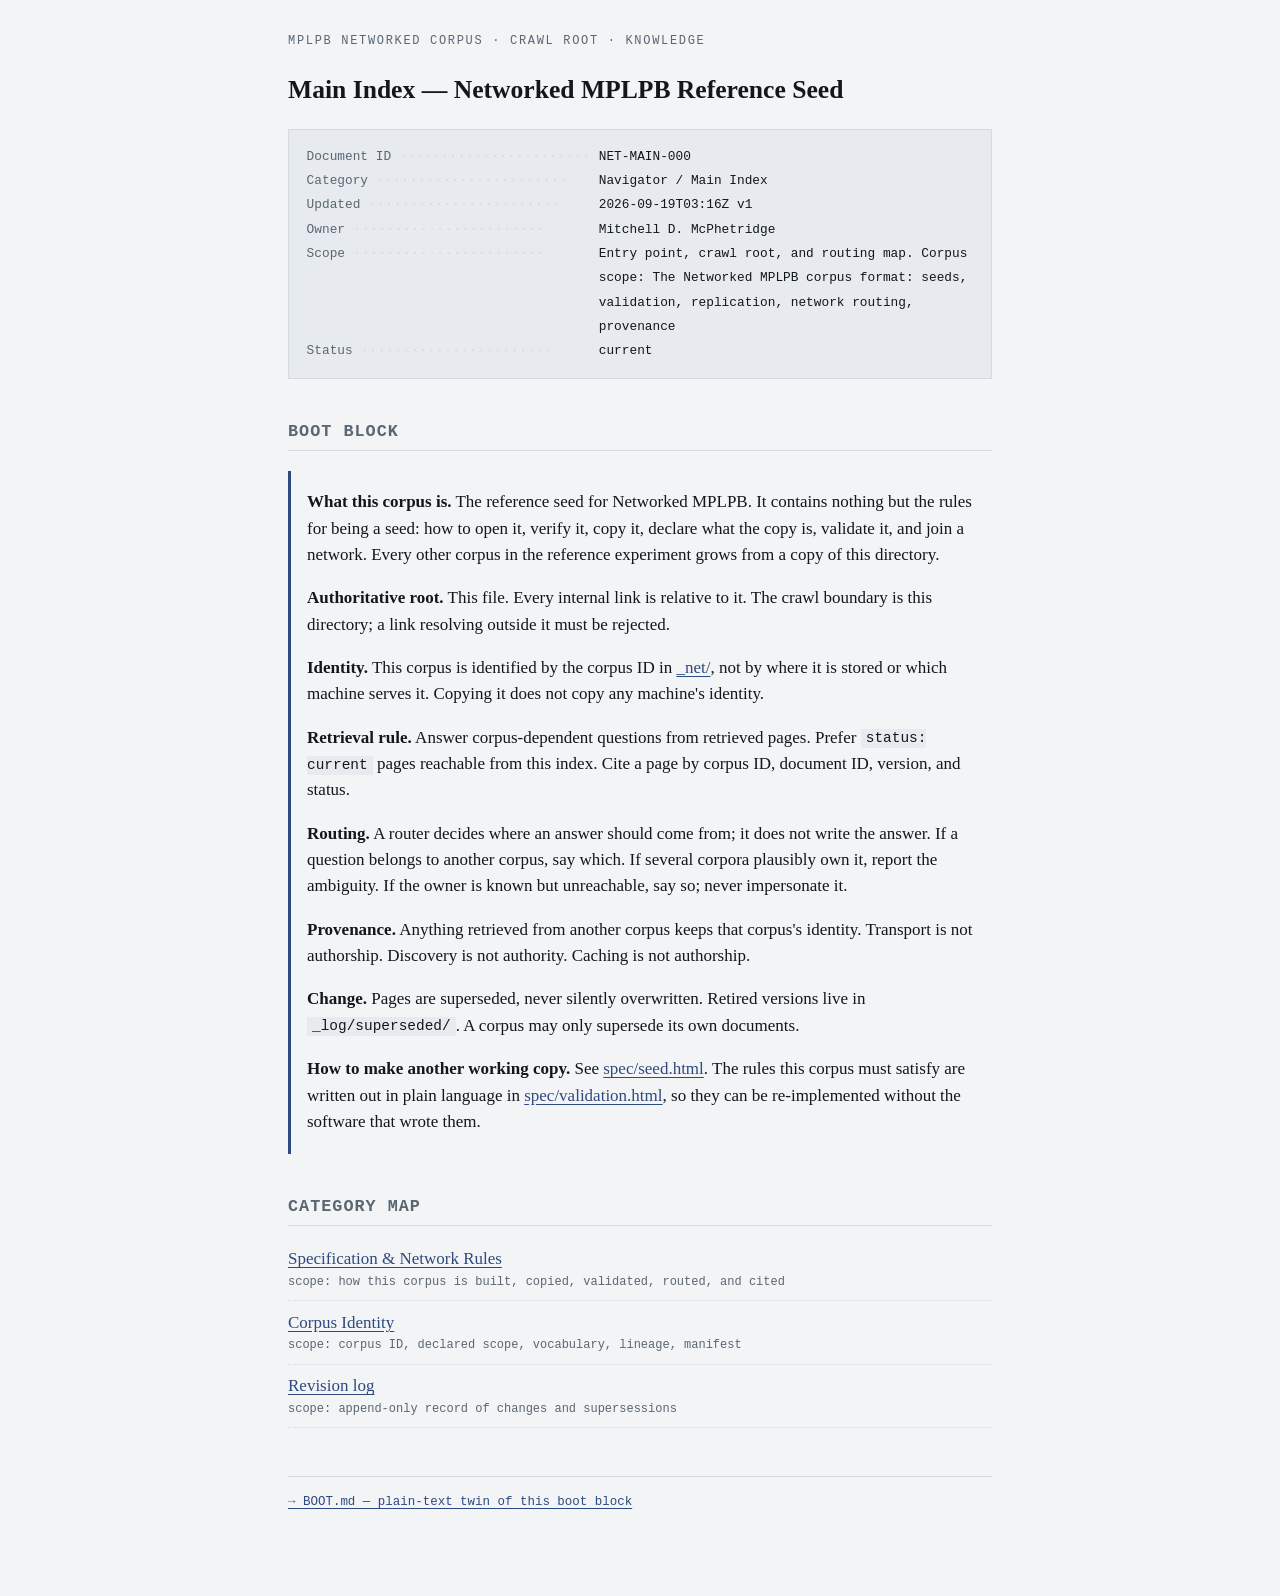
<file: Seed/index.html>
<!doctype html>
<html lang="en">
<head>
<meta charset="utf-8">
<meta name="viewport" content="width=device-width, initial-scale=1">
<title>Main Index — Networked MPLPB Reference Seed</title>
<meta name="mplpb:document-id" content="NET-MAIN-000">
<meta name="mplpb:category" content="Navigator / Main Index">
<meta name="mplpb:updated" content="2026-09-19T03:16Z v1">
<meta name="mplpb:scope" content="Entry point, crawl root, and routing map. Corpus scope: The Networked MPLPB corpus format: seeds, validation, replication, network routing, provenance">
<meta name="mplpb:owner" content="Mitchell D. McPhetridge">
<meta name="mplpb:when-to-use" content="First page read in any session; crawl entry point; uncertain which spoke owns a query">
<meta name="mplpb:status" content="current">
<meta name="mplpb:supersedes" content="">
<link rel="stylesheet" href="style.css">
</head>
<body>
<main>
<p class="eyebrow">MPLPB networked corpus · crawl root · knowledge</p>
<h1>Main Index — Networked MPLPB Reference Seed</h1>

<div class="record"><dl>
  <dt>Document ID</dt><dd>NET-MAIN-000</dd>
  <dt>Category</dt><dd>Navigator / Main Index</dd>
  <dt>Updated</dt><dd>2026-09-19T03:16Z v1</dd>
  <dt>Owner</dt><dd>Mitchell D. McPhetridge</dd>
  <dt>Scope</dt><dd>Entry point, crawl root, and routing map. Corpus scope: The Networked MPLPB corpus format: seeds, validation, replication, network routing, provenance</dd>
  <dt>Status</dt><dd>current</dd>
</dl></div>

<h2>Boot block</h2>
<div class="boot">
<p><strong>What this corpus is.</strong> The reference seed for Networked MPLPB. It contains nothing but the rules for being a seed: how to open it, verify it, copy it, declare what the copy is, validate it, and join a network. Every other corpus in the reference experiment grows from a copy of this directory.</p>

<p><strong>Authoritative root.</strong> This file. Every internal link is
relative to it. The crawl boundary is this directory; a link resolving outside
it must be rejected.</p>

<p><strong>Identity.</strong> This corpus is identified by the corpus ID in
<a href="_net/_index.html">_net/</a>, not by where it is stored or which
machine serves it. Copying it does not copy any machine's identity.</p>

<p><strong>Retrieval rule.</strong> Answer corpus-dependent questions from
retrieved pages. Prefer <code>status: current</code> pages reachable from this
index. Cite a page by corpus ID, document ID, version, and status.</p>

<p><strong>Routing.</strong> A router decides where an answer should come from;
it does not write the answer. If a question belongs to another corpus, say
which. If several corpora plausibly own it, report the ambiguity. If the owner
is known but unreachable, say so; never impersonate it.</p>

<p><strong>Provenance.</strong> Anything retrieved from another corpus keeps
that corpus's identity. Transport is not authorship. Discovery is not
authority. Caching is not authorship.</p>

<p><strong>Change.</strong> Pages are superseded, never silently overwritten.
Retired versions live in <code>_log/superseded/</code>. A corpus may only
supersede its own documents.</p>

<p><strong>How to make another working copy.</strong> See
<a href="spec/seed.html">spec/seed.html</a>. The rules this corpus must
satisfy are written out in plain language in
<a href="spec/validation.html">spec/validation.html</a>, so they can be
re-implemented without the software that wrote them.</p>
</div>

<h2>Category map</h2>
<ul class="map">
  <li><a href="spec/_index.html">Specification &amp; Network Rules</a>
    <span class="scope">scope: how this corpus is built, copied, validated, routed, and cited</span></li>
  <li><a href="_net/_index.html">Corpus Identity</a>
    <span class="scope">scope: corpus ID, declared scope, vocabulary, lineage, manifest</span></li>
  <li><a href="_log/revisions.html">Revision log</a>
    <span class="scope">scope: append-only record of changes and supersessions</span></li>
<!-- mplpb:entries -->
</ul>

<nav class="related">
  <a href="BOOT.md">BOOT.md — plain-text twin of this boot block</a>
</nav>

</main>
</body>
</html>
</file>
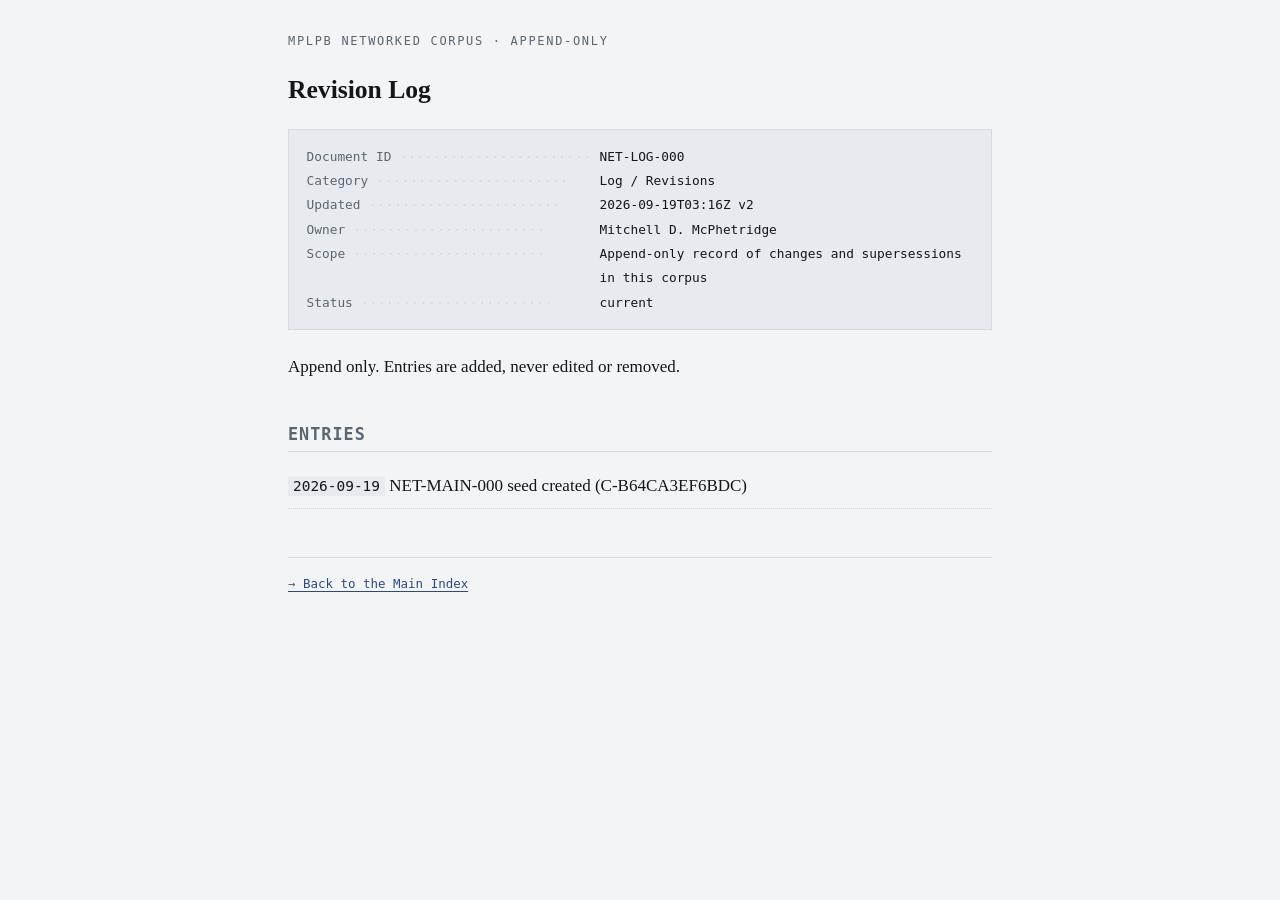
<file: Seed/_log/revisions.html>
<!doctype html>
<html lang="en">
<head>
<meta charset="utf-8">
<meta name="viewport" content="width=device-width, initial-scale=1">
<title>Revision Log</title>
<meta name="mplpb:document-id" content="NET-LOG-000">
<meta name="mplpb:category" content="Log / Revisions">
<meta name="mplpb:updated" content="2026-09-19T03:16Z v2">
<meta name="mplpb:scope" content="Append-only record of changes and supersessions in this corpus">
<meta name="mplpb:owner" content="Mitchell D. McPhetridge">
<meta name="mplpb:when-to-use" content="What changed and when; tracing a supersession">
<meta name="mplpb:status" content="current">
<meta name="mplpb:supersedes" content="">
<link rel="stylesheet" href="../style.css">
<link rel="index" href="../index.html">
<link rel="up" href="../index.html">
</head>
<body>
<main>
<p class="eyebrow">MPLPB networked corpus · append-only</p>
<h1>Revision Log</h1>

<div class="record"><dl>
  <dt>Document ID</dt><dd>NET-LOG-000</dd>
  <dt>Category</dt><dd>Log / Revisions</dd>
  <dt>Updated</dt><dd>2026-09-19T03:16Z v2</dd>
  <dt>Owner</dt><dd>Mitchell D. McPhetridge</dd>
  <dt>Scope</dt><dd>Append-only record of changes and supersessions in this corpus</dd>
  <dt>Status</dt><dd>current</dd>
</dl></div>

<p>Append only. Entries are added, never edited or removed.</p>

<h2>Entries</h2>
<ul class="map">
  <li><code>2026-09-19</code> NET-MAIN-000 seed created (C-B64CA3EF6BDC)</li>
<!-- mplpb:entries -->
</ul>

<nav class="related">
  <a href="../index.html">Back to the Main Index</a>
</nav>
</main>
</body>
</html>
</file>
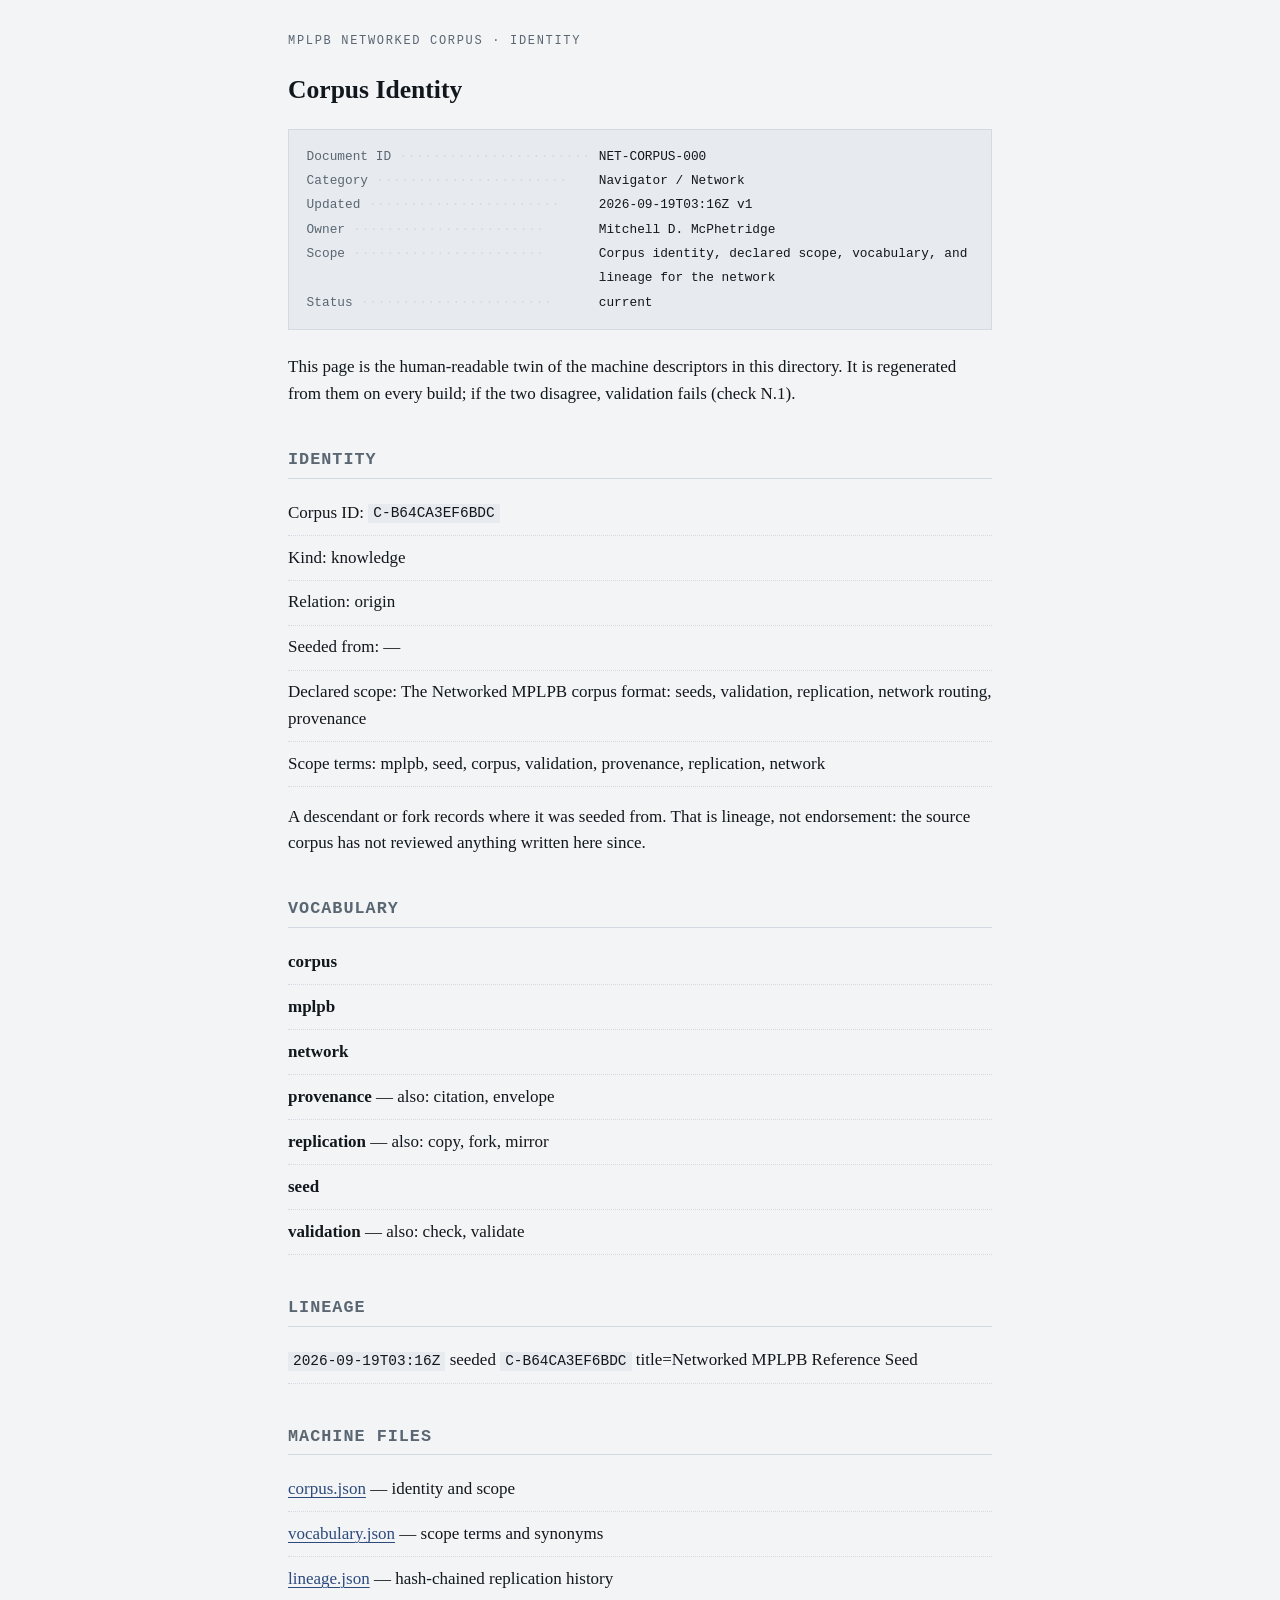
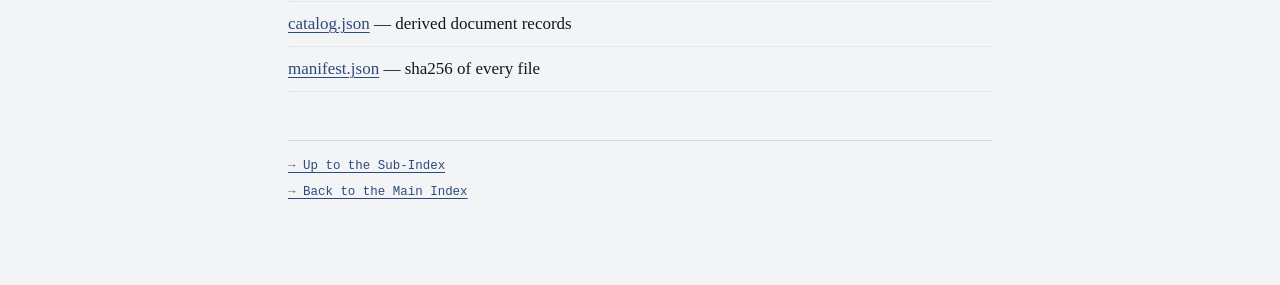
<file: Seed/_net/_index.html>
<!doctype html>
<html lang="en">
<head>
<meta charset="utf-8">
<meta name="viewport" content="width=device-width, initial-scale=1">
<title>Corpus Identity</title>
<meta name="mplpb:document-id" content="NET-CORPUS-000">
<meta name="mplpb:category" content="Navigator / Network">
<meta name="mplpb:updated" content="2026-09-19T03:16Z v1">
<meta name="mplpb:scope" content="Corpus identity, declared scope, vocabulary, and lineage for the network">
<meta name="mplpb:owner" content="Mitchell D. McPhetridge">
<meta name="mplpb:when-to-use" content="Identifying this corpus; checking where it was seeded from; routing decisions">
<meta name="mplpb:status" content="current">
<meta name="mplpb:supersedes" content="">
<meta name="mplpb:corpus-id" content="C-B64CA3EF6BDC">
<meta name="mplpb:corpus-sha256" content="48ae35a123e81e898af3ad29b2005f1f5bec09c420280fbb4d155025dbe13eeb">
<link rel="stylesheet" href="../style.css">
<link rel="index" href="../index.html">
<link rel="up" href="../index.html">
</head>
<body>
<main>
<p class="eyebrow">MPLPB networked corpus · identity</p>
<h1>Corpus Identity</h1>

<div class="record"><dl>
  <dt>Document ID</dt><dd>NET-CORPUS-000</dd>
  <dt>Category</dt><dd>Navigator / Network</dd>
  <dt>Updated</dt><dd>2026-09-19T03:16Z v1</dd>
  <dt>Owner</dt><dd>Mitchell D. McPhetridge</dd>
  <dt>Scope</dt><dd>Corpus identity, declared scope, vocabulary, and lineage for the network</dd>
  <dt>Status</dt><dd>current</dd>
</dl></div>

<p>This page is the human-readable twin of the machine descriptors in
this directory. It is regenerated from them on every build; if the two
disagree, validation fails (check N.1).</p>

<h2>Identity</h2>
<ul class="map">
  <li>Corpus ID: <code>C-B64CA3EF6BDC</code></li>
  <li>Kind: knowledge</li>
  <li>Relation: origin</li>
  <li>Seeded from: — </li>
  <li>Declared scope: The Networked MPLPB corpus format: seeds, validation, replication, network routing, provenance</li>
  <li>Scope terms: mplpb, seed, corpus, validation, provenance, replication, network</li>
</ul>
<p>A descendant or fork records where it was seeded from. That is lineage,
not endorsement: the source corpus has not reviewed anything written here
since.</p>

<h2>Vocabulary</h2>
<ul class="map">
  <li><strong>corpus</strong></li>
  <li><strong>mplpb</strong></li>
  <li><strong>network</strong></li>
  <li><strong>provenance</strong> — also: citation, envelope</li>
  <li><strong>replication</strong> — also: copy, fork, mirror</li>
  <li><strong>seed</strong></li>
  <li><strong>validation</strong> — also: check, validate</li>
</ul>

<h2>Lineage</h2>
<ul class="map">
  <li><code>2026-09-19T03:16Z</code> seeded <code>C-B64CA3EF6BDC</code> title=Networked MPLPB Reference Seed</li>
</ul>

<h2>Machine files</h2>
<ul class="map">
  <li><a href="./corpus.json">corpus.json</a> — identity and scope</li>
  <li><a href="./vocabulary.json">vocabulary.json</a> — scope terms and synonyms</li>
  <li><a href="./lineage.json">lineage.json</a> — hash-chained replication history</li>
  <li><a href="./catalog.json">catalog.json</a> — derived document records</li>
  <li><a href="./manifest.json">manifest.json</a> — sha256 of every file</li>
</ul>

<nav class="related">
  <a href="./_index.html">Up to the Sub-Index</a>
  <a href="../index.html">Back to the Main Index</a>
</nav>
</main>
</body>
</html>
</file>
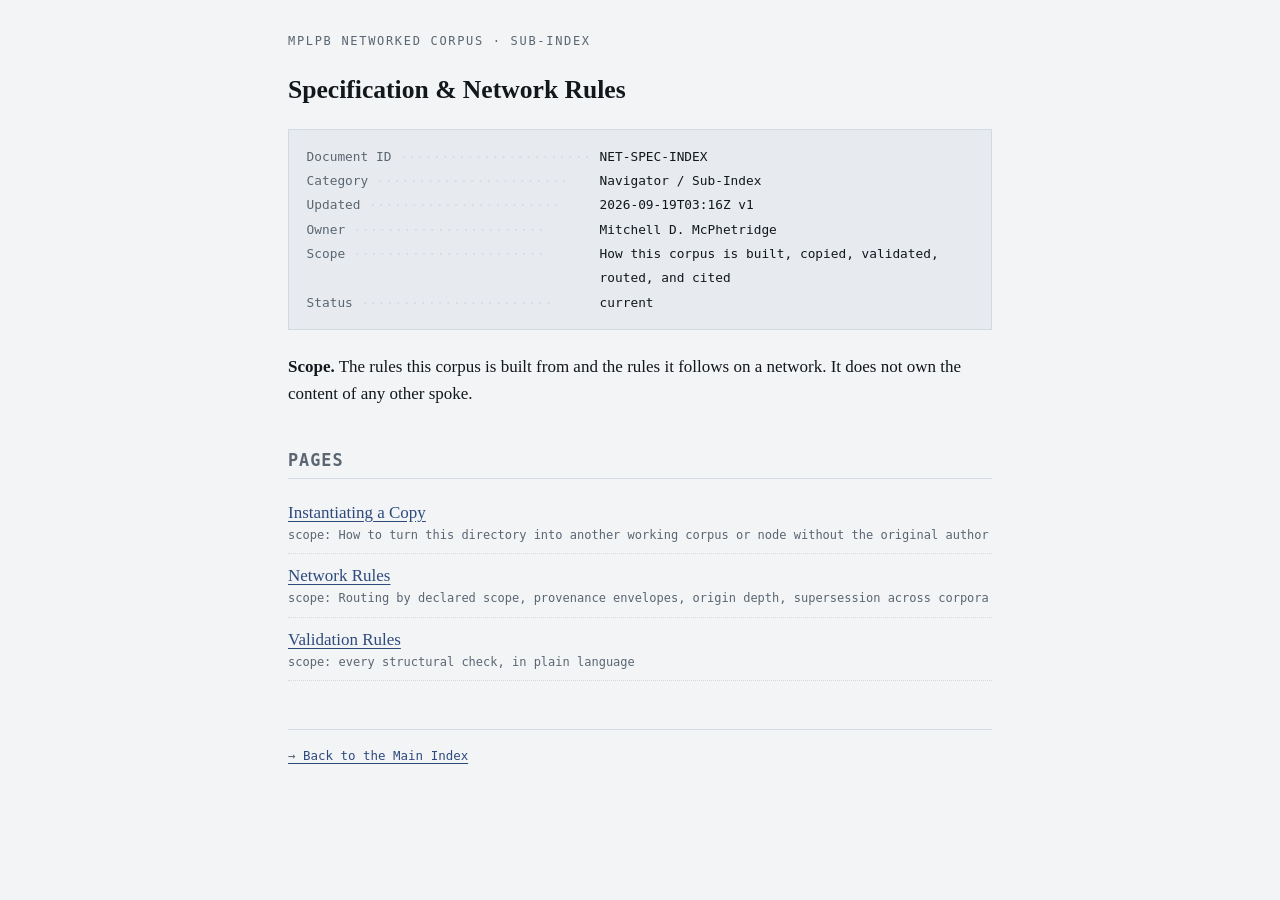
<file: Seed/spec/_index.html>
<!doctype html>
<html lang="en">
<head>
<meta charset="utf-8">
<meta name="viewport" content="width=device-width, initial-scale=1">
<title>Specification &amp; Network Rules</title>
<meta name="mplpb:document-id" content="NET-SPEC-INDEX">
<meta name="mplpb:category" content="Navigator / Sub-Index">
<meta name="mplpb:updated" content="2026-09-19T03:16Z v1">
<meta name="mplpb:scope" content="How this corpus is built, copied, validated, routed, and cited">
<meta name="mplpb:owner" content="Mitchell D. McPhetridge">
<meta name="mplpb:when-to-use" content="Broad questions about the corpus format or network behaviour">
<meta name="mplpb:status" content="current">
<meta name="mplpb:supersedes" content="">
<link rel="stylesheet" href="../style.css">
<link rel="index" href="../index.html">
<link rel="up" href="../index.html">
</head>
<body>
<main>
<p class="eyebrow">MPLPB networked corpus · sub-index</p>
<h1>Specification &amp; Network Rules</h1>

<div class="record"><dl>
  <dt>Document ID</dt><dd>NET-SPEC-INDEX</dd>
  <dt>Category</dt><dd>Navigator / Sub-Index</dd>
  <dt>Updated</dt><dd>2026-09-19T03:16Z v1</dd>
  <dt>Owner</dt><dd>Mitchell D. McPhetridge</dd>
  <dt>Scope</dt><dd>How this corpus is built, copied, validated, routed, and cited</dd>
  <dt>Status</dt><dd>current</dd>
</dl></div>

<p><strong>Scope.</strong> The rules this corpus is built from and the rules
it follows on a network. It does not own the content of any other spoke.</p>

<h2>Pages</h2>
<ul class="map">
  <li><a href="./seed.html">Instantiating a Copy</a>
    <span class="scope">scope: How to turn this directory into another working corpus or node without the original author</span></li>
  <li><a href="./network.html">Network Rules</a>
    <span class="scope">scope: Routing by declared scope, provenance envelopes, origin depth, supersession across corpora</span></li>
  <li><a href="./validation.html">Validation Rules</a>
    <span class="scope">scope: every structural check, in plain language</span></li>
<!-- mplpb:entries -->
</ul>

<nav class="related">
  <a href="../index.html">Back to the Main Index</a>
</nav>
</main>
</body>
</html>
</file>
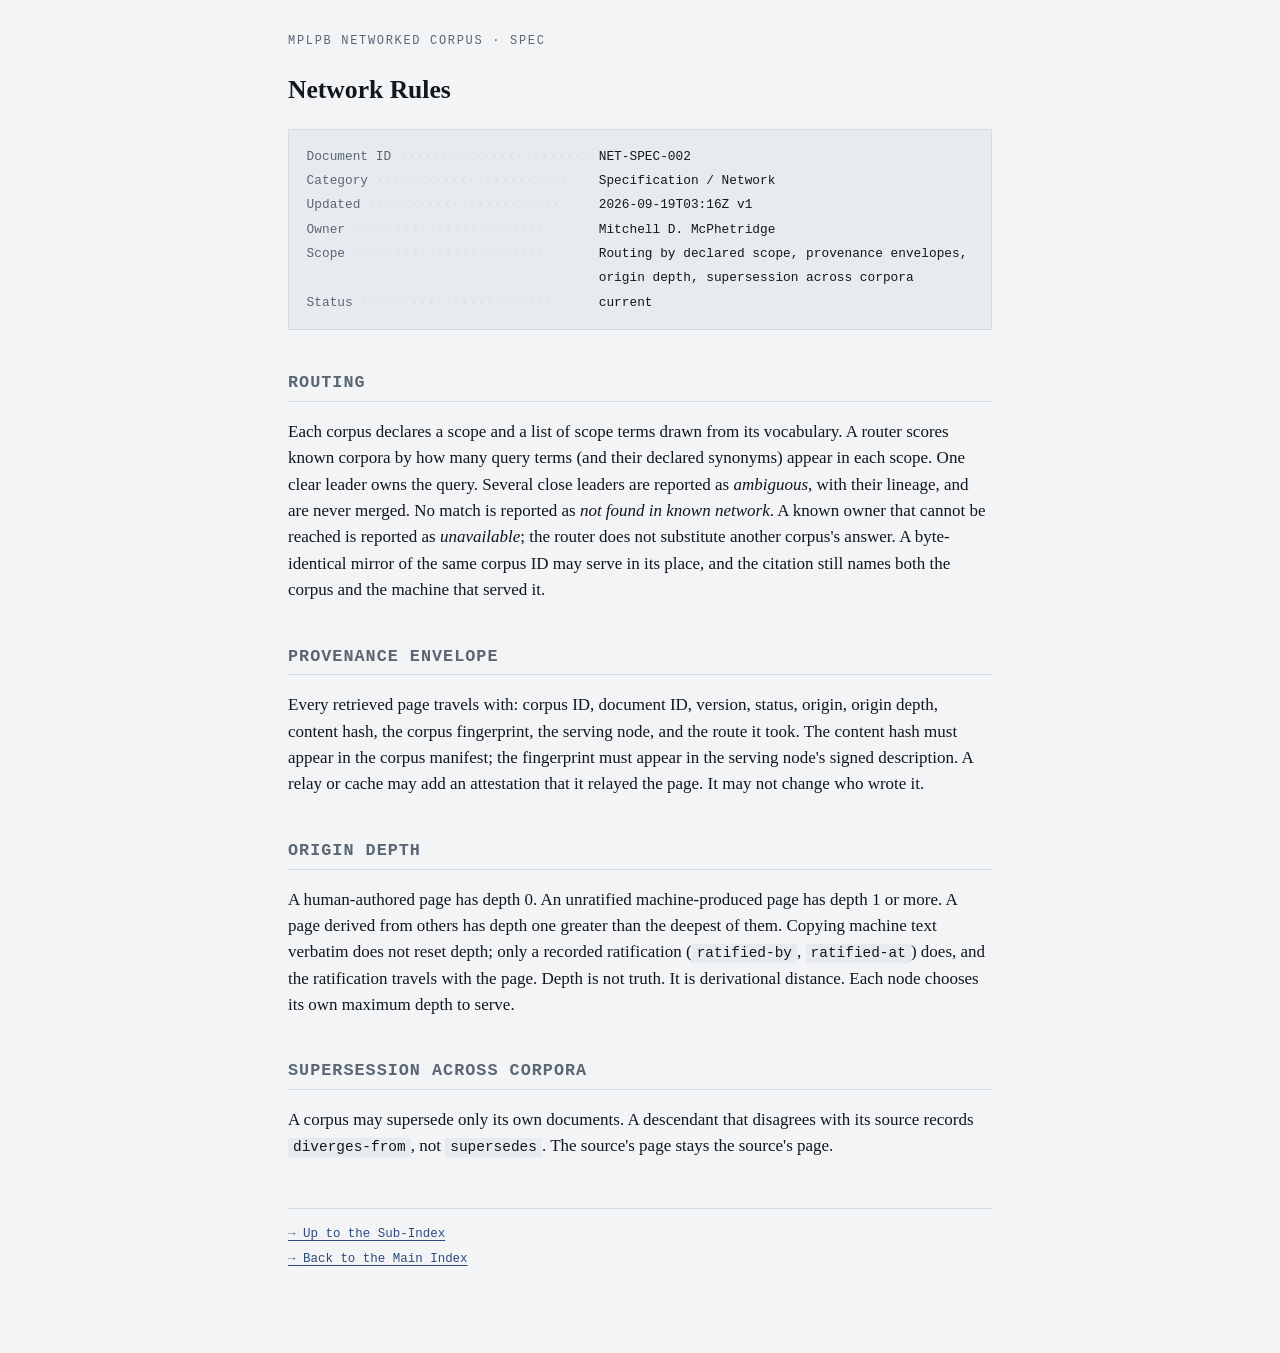
<file: Seed/spec/network.html>
<!doctype html>
<html lang="en">
<head>
<meta charset="utf-8">
<meta name="viewport" content="width=device-width, initial-scale=1">
<title>Network Rules</title>
<meta name="mplpb:document-id" content="NET-SPEC-002">
<meta name="mplpb:category" content="Specification / Network">
<meta name="mplpb:updated" content="2026-09-19T03:16Z v1">
<meta name="mplpb:scope" content="Routing by declared scope, provenance envelopes, origin depth, supersession across corpora">
<meta name="mplpb:owner" content="Mitchell D. McPhetridge">
<meta name="mplpb:when-to-use" content="Routing a query to another corpus; citing a remote page; deciding whether to serve machine-derived material">
<meta name="mplpb:status" content="current">
<meta name="mplpb:supersedes" content="">
<link rel="stylesheet" href="../style.css">
<link rel="index" href="../index.html">
<link rel="up" href="./_index.html">
</head>
<body>
<main>
<p class="eyebrow">MPLPB networked corpus · spec</p>
<h1>Network Rules</h1>

<div class="record"><dl>
  <dt>Document ID</dt><dd>NET-SPEC-002</dd>
  <dt>Category</dt><dd>Specification / Network</dd>
  <dt>Updated</dt><dd>2026-09-19T03:16Z v1</dd>
  <dt>Owner</dt><dd>Mitchell D. McPhetridge</dd>
  <dt>Scope</dt><dd>Routing by declared scope, provenance envelopes, origin depth, supersession across corpora</dd>
  <dt>Status</dt><dd>current</dd>
</dl></div>

<h2>Routing</h2>
<p>Each corpus declares a scope and a list of scope terms drawn from its
vocabulary. A router scores known corpora by how many query terms (and their
declared synonyms) appear in each scope. One clear leader owns the query.
Several close leaders are reported as <em>ambiguous</em>, with their lineage,
and are never merged. No match is reported as <em>not found in known
network</em>. A known owner that cannot be reached is reported as
<em>unavailable</em>; the router does not substitute another corpus's answer.
A byte-identical mirror of the same corpus ID may serve in its place, and the
citation still names both the corpus and the machine that served it.</p>

<h2>Provenance envelope</h2>
<p>Every retrieved page travels with: corpus ID, document ID, version, status,
origin, origin depth, content hash, the corpus fingerprint, the serving node,
and the route it took. The content hash must appear in the corpus manifest;
the fingerprint must appear in the serving node's signed description. A relay
or cache may add an attestation that it relayed the page. It may not change
who wrote it.</p>

<h2>Origin depth</h2>
<p>A human-authored page has depth 0. An unratified machine-produced page has
depth 1 or more. A page derived from others has depth one greater than the
deepest of them. Copying machine text verbatim does not reset depth; only a
recorded ratification (<code>ratified-by</code>, <code>ratified-at</code>)
does, and the ratification travels with the page. Depth is not truth. It is
derivational distance. Each node chooses its own maximum depth to serve.</p>

<h2>Supersession across corpora</h2>
<p>A corpus may supersede only its own documents. A descendant that disagrees
with its source records <code>diverges-from</code>, not
<code>supersedes</code>. The source's page stays the source's page.</p>

<nav class="related">
  <a href="./_index.html">Up to the Sub-Index</a>
  <a href="../index.html">Back to the Main Index</a>
</nav>
</main>
</body>
</html>
</file>
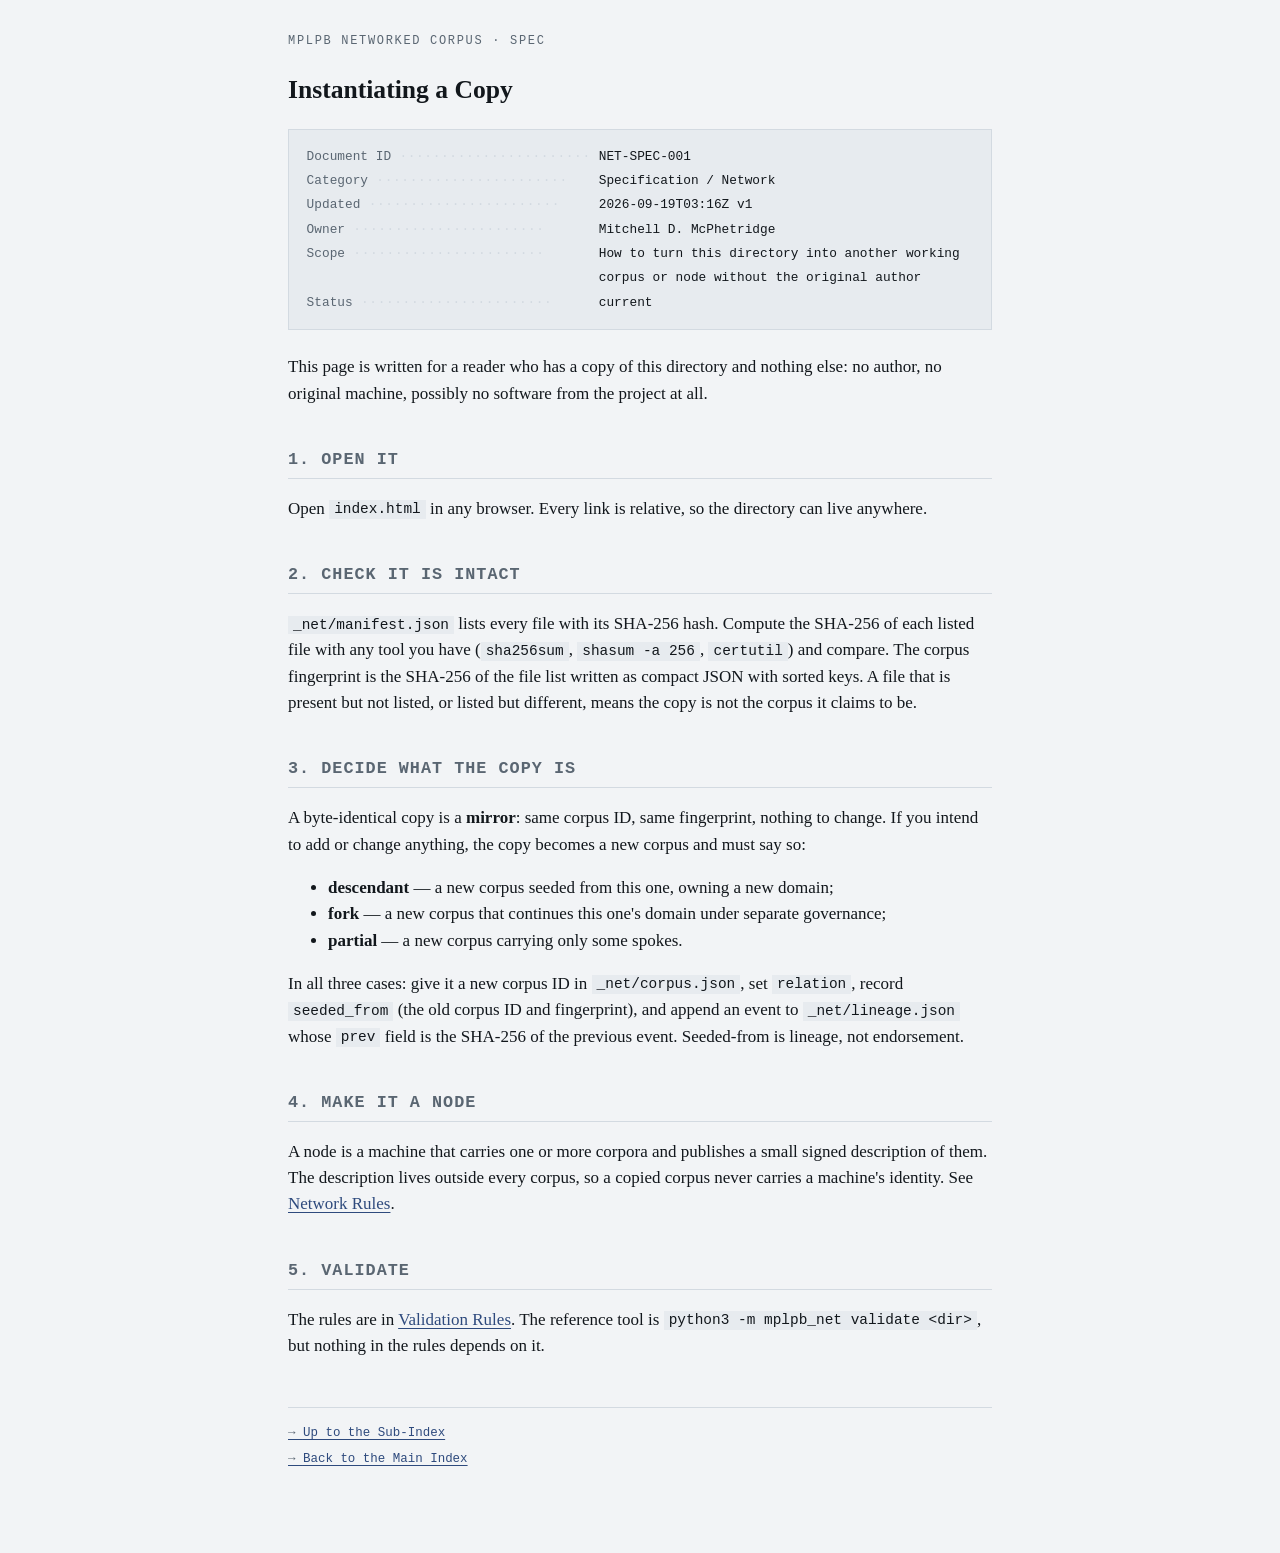
<file: Seed/spec/seed.html>
<!doctype html>
<html lang="en">
<head>
<meta charset="utf-8">
<meta name="viewport" content="width=device-width, initial-scale=1">
<title>Instantiating a Copy</title>
<meta name="mplpb:document-id" content="NET-SPEC-001">
<meta name="mplpb:category" content="Specification / Network">
<meta name="mplpb:updated" content="2026-09-19T03:16Z v1">
<meta name="mplpb:scope" content="How to turn this directory into another working corpus or node without the original author">
<meta name="mplpb:owner" content="Mitchell D. McPhetridge">
<meta name="mplpb:when-to-use" content="Copying this corpus; starting a new node; checking a copy is intact; seeding a descendant">
<meta name="mplpb:status" content="current">
<meta name="mplpb:supersedes" content="">
<link rel="stylesheet" href="../style.css">
<link rel="index" href="../index.html">
<link rel="up" href="./_index.html">
</head>
<body>
<main>
<p class="eyebrow">MPLPB networked corpus · spec</p>
<h1>Instantiating a Copy</h1>

<div class="record"><dl>
  <dt>Document ID</dt><dd>NET-SPEC-001</dd>
  <dt>Category</dt><dd>Specification / Network</dd>
  <dt>Updated</dt><dd>2026-09-19T03:16Z v1</dd>
  <dt>Owner</dt><dd>Mitchell D. McPhetridge</dd>
  <dt>Scope</dt><dd>How to turn this directory into another working corpus or node without the original author</dd>
  <dt>Status</dt><dd>current</dd>
</dl></div>

<p>This page is written for a reader who has a copy of this directory and
nothing else: no author, no original machine, possibly no software from the
project at all.</p>

<h2>1. Open it</h2>
<p>Open <code>index.html</code> in any browser. Every link is relative, so the
directory can live anywhere.</p>

<h2>2. Check it is intact</h2>
<p><code>_net/manifest.json</code> lists every file with its SHA-256 hash.
Compute the SHA-256 of each listed file with any tool you have
(<code>sha256sum</code>, <code>shasum -a 256</code>, <code>certutil</code>) and
compare. The corpus fingerprint is the SHA-256 of the file list written as
compact JSON with sorted keys. A file that is present but not listed, or
listed but different, means the copy is not the corpus it claims to be.</p>

<h2>3. Decide what the copy is</h2>
<p>A byte-identical copy is a <strong>mirror</strong>: same corpus ID, same
fingerprint, nothing to change. If you intend to add or change anything, the
copy becomes a new corpus and must say so:</p>
<ul>
<li><strong>descendant</strong> — a new corpus seeded from this one, owning a
new domain;</li>
<li><strong>fork</strong> — a new corpus that continues this one's domain under
separate governance;</li>
<li><strong>partial</strong> — a new corpus carrying only some spokes.</li>
</ul>
<p>In all three cases: give it a new corpus ID in
<code>_net/corpus.json</code>, set <code>relation</code>, record
<code>seeded_from</code> (the old corpus ID and fingerprint), and append an
event to <code>_net/lineage.json</code> whose <code>prev</code> field is the
SHA-256 of the previous event. Seeded-from is lineage, not endorsement.</p>

<h2>4. Make it a node</h2>
<p>A node is a machine that carries one or more corpora and publishes a small
signed description of them. The description lives outside every corpus, so a
copied corpus never carries a machine's identity. See
<a href="./network.html">Network Rules</a>.</p>

<h2>5. Validate</h2>
<p>The rules are in <a href="./validation.html">Validation Rules</a>. The
reference tool is <code>python3 -m mplpb_net validate &lt;dir&gt;</code>, but
nothing in the rules depends on it.</p>

<nav class="related">
  <a href="./_index.html">Up to the Sub-Index</a>
  <a href="../index.html">Back to the Main Index</a>
</nav>
</main>
</body>
</html>
</file>
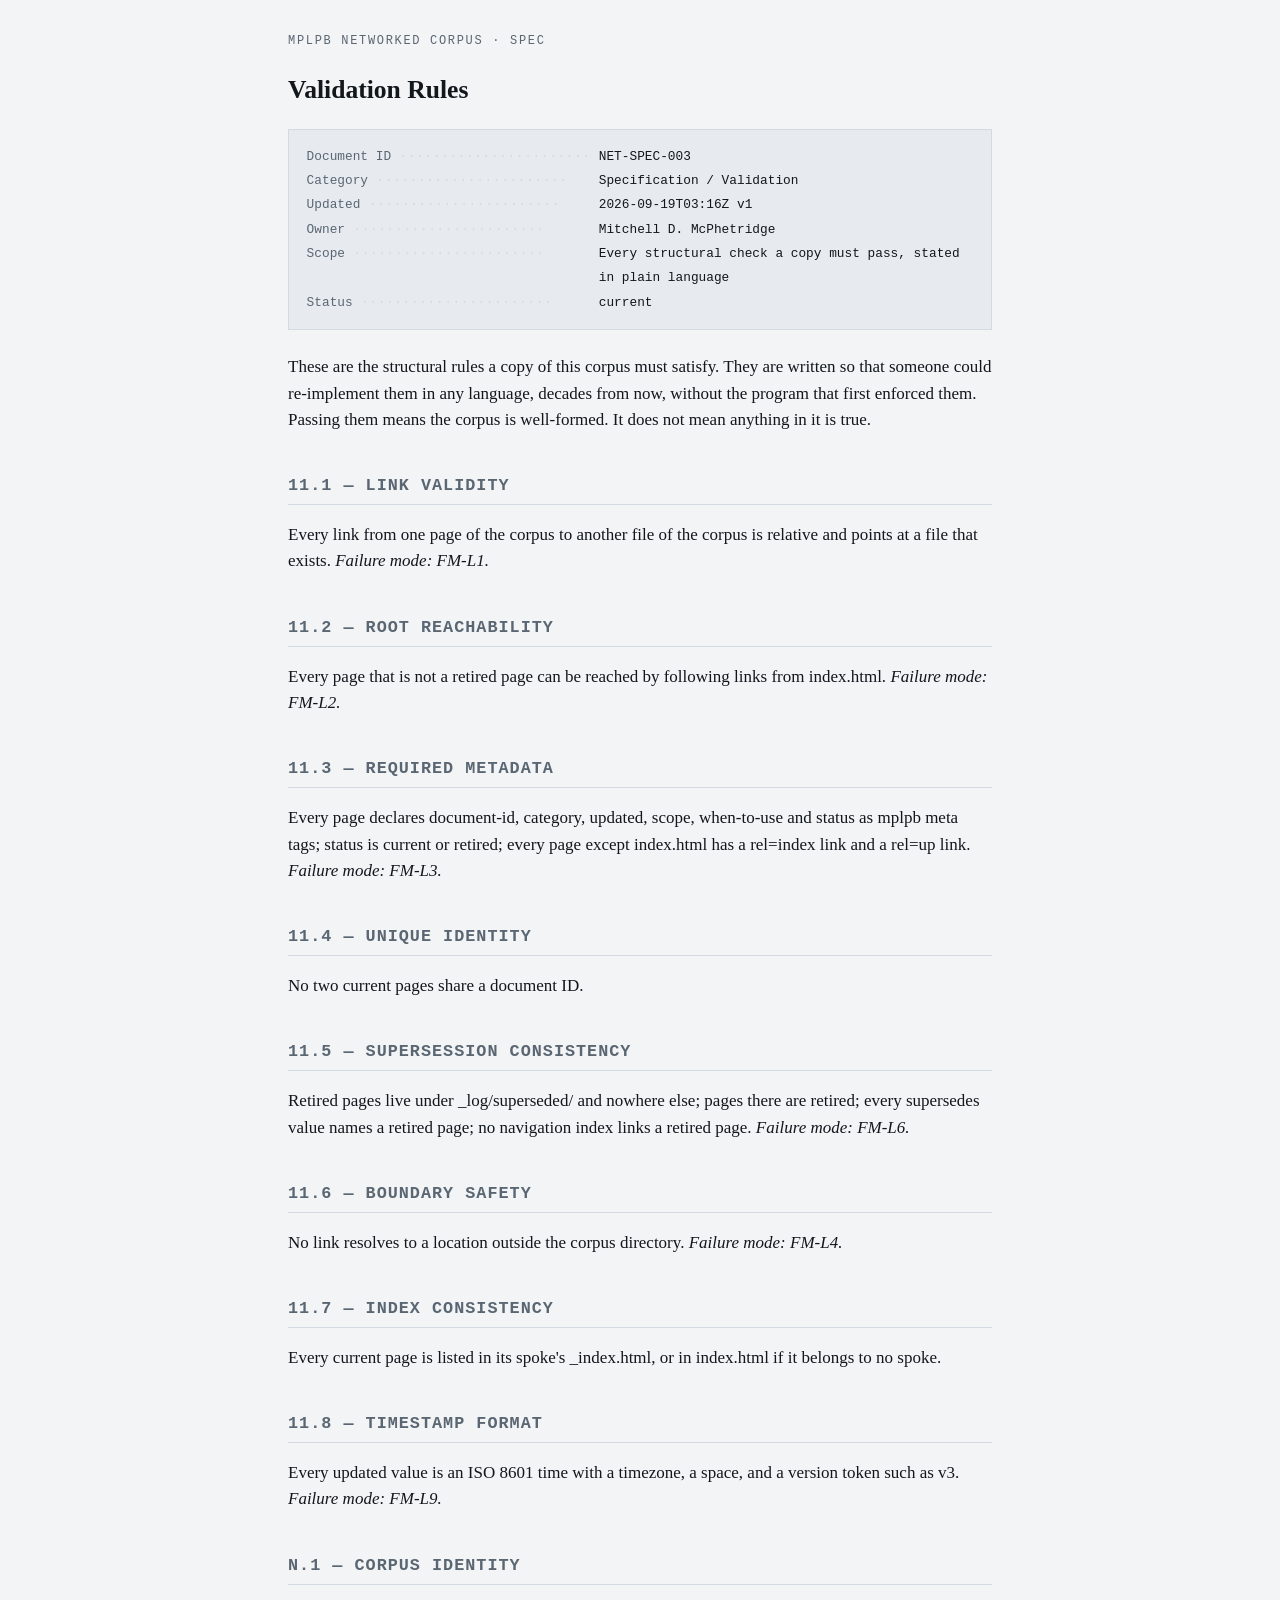
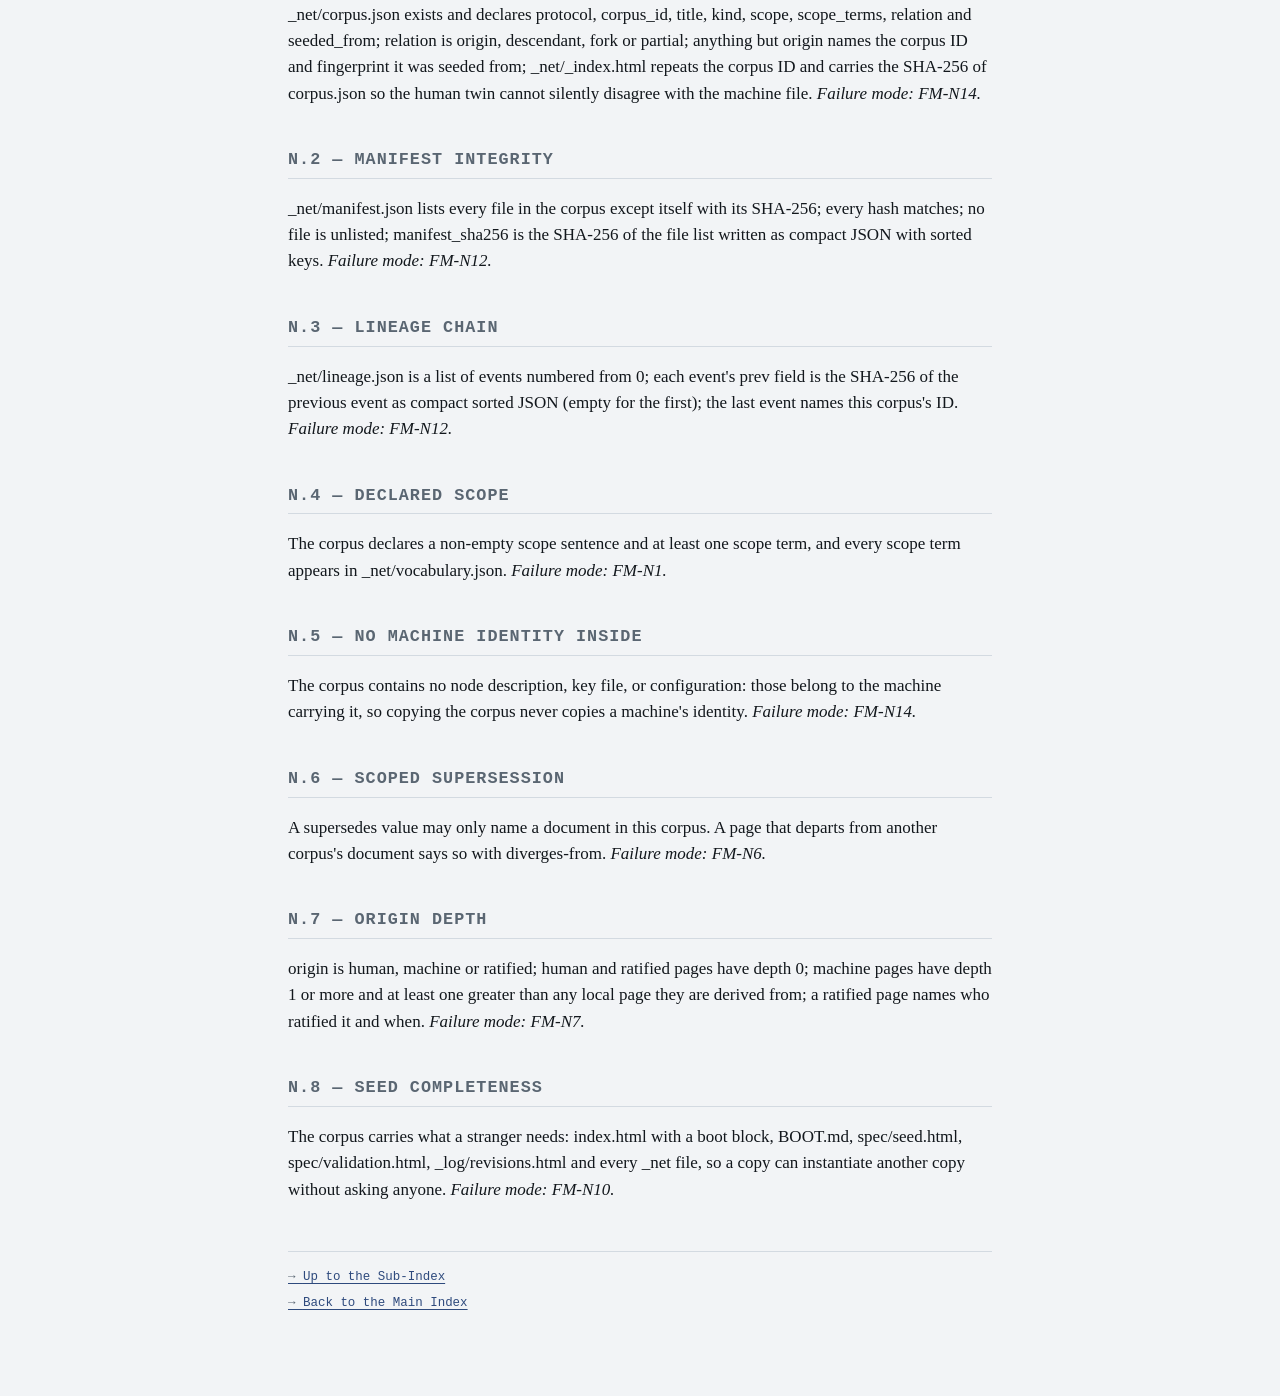
<file: Seed/spec/validation.html>
<!doctype html>
<html lang="en">
<head>
<meta charset="utf-8">
<meta name="viewport" content="width=device-width, initial-scale=1">
<title>Validation Rules</title>
<meta name="mplpb:document-id" content="NET-SPEC-003">
<meta name="mplpb:category" content="Specification / Validation">
<meta name="mplpb:updated" content="2026-09-19T03:16Z v1">
<meta name="mplpb:scope" content="Every structural check a copy must pass, stated in plain language">
<meta name="mplpb:owner" content="Mitchell D. McPhetridge">
<meta name="mplpb:when-to-use" content="Checking a copy; re-implementing the validator; understanding a failed check">
<meta name="mplpb:status" content="current">
<meta name="mplpb:supersedes" content="">
<link rel="stylesheet" href="../style.css">
<link rel="index" href="../index.html">
<link rel="up" href="./_index.html">
</head>
<body>
<main>
<p class="eyebrow">MPLPB networked corpus · spec</p>
<h1>Validation Rules</h1>

<div class="record"><dl>
  <dt>Document ID</dt><dd>NET-SPEC-003</dd>
  <dt>Category</dt><dd>Specification / Validation</dd>
  <dt>Updated</dt><dd>2026-09-19T03:16Z v1</dd>
  <dt>Owner</dt><dd>Mitchell D. McPhetridge</dd>
  <dt>Scope</dt><dd>Every structural check a copy must pass, stated in plain language</dd>
  <dt>Status</dt><dd>current</dd>
</dl></div>

<p>These are the structural rules a copy of this corpus must satisfy. They are
written so that someone could re-implement them in any language, decades from
now, without the program that first enforced them. Passing them means the
corpus is well-formed. It does not mean anything in it is true.</p>
<h2>11.1 — Link validity</h2>
<p>Every link from one page of the corpus to another file of the corpus is relative and points at a file that exists. <em>Failure mode: FM-L1.</em></p>
<h2>11.2 — Root reachability</h2>
<p>Every page that is not a retired page can be reached by following links from index.html. <em>Failure mode: FM-L2.</em></p>
<h2>11.3 — Required metadata</h2>
<p>Every page declares document-id, category, updated, scope, when-to-use and status as mplpb meta tags; status is current or retired; every page except index.html has a rel=index link and a rel=up link. <em>Failure mode: FM-L3.</em></p>
<h2>11.4 — Unique identity</h2>
<p>No two current pages share a document ID.</p>
<h2>11.5 — Supersession consistency</h2>
<p>Retired pages live under _log/superseded/ and nowhere else; pages there are retired; every supersedes value names a retired page; no navigation index links a retired page. <em>Failure mode: FM-L6.</em></p>
<h2>11.6 — Boundary safety</h2>
<p>No link resolves to a location outside the corpus directory. <em>Failure mode: FM-L4.</em></p>
<h2>11.7 — Index consistency</h2>
<p>Every current page is listed in its spoke&#x27;s _index.html, or in index.html if it belongs to no spoke.</p>
<h2>11.8 — Timestamp format</h2>
<p>Every updated value is an ISO 8601 time with a timezone, a space, and a version token such as v3. <em>Failure mode: FM-L9.</em></p>
<h2>N.1 — Corpus identity</h2>
<p>_net/corpus.json exists and declares protocol, corpus_id, title, kind, scope, scope_terms, relation and seeded_from; relation is origin, descendant, fork or partial; anything but origin names the corpus ID and fingerprint it was seeded from; _net/_index.html repeats the corpus ID and carries the SHA-256 of corpus.json so the human twin cannot silently disagree with the machine file. <em>Failure mode: FM-N14.</em></p>
<h2>N.2 — Manifest integrity</h2>
<p>_net/manifest.json lists every file in the corpus except itself with its SHA-256; every hash matches; no file is unlisted; manifest_sha256 is the SHA-256 of the file list written as compact JSON with sorted keys. <em>Failure mode: FM-N12.</em></p>
<h2>N.3 — Lineage chain</h2>
<p>_net/lineage.json is a list of events numbered from 0; each event&#x27;s prev field is the SHA-256 of the previous event as compact sorted JSON (empty for the first); the last event names this corpus&#x27;s ID. <em>Failure mode: FM-N12.</em></p>
<h2>N.4 — Declared scope</h2>
<p>The corpus declares a non-empty scope sentence and at least one scope term, and every scope term appears in _net/vocabulary.json. <em>Failure mode: FM-N1.</em></p>
<h2>N.5 — No machine identity inside</h2>
<p>The corpus contains no node description, key file, or configuration: those belong to the machine carrying it, so copying the corpus never copies a machine&#x27;s identity. <em>Failure mode: FM-N14.</em></p>
<h2>N.6 — Scoped supersession</h2>
<p>A supersedes value may only name a document in this corpus. A page that departs from another corpus&#x27;s document says so with diverges-from. <em>Failure mode: FM-N6.</em></p>
<h2>N.7 — Origin depth</h2>
<p>origin is human, machine or ratified; human and ratified pages have depth 0; machine pages have depth 1 or more and at least one greater than any local page they are derived from; a ratified page names who ratified it and when. <em>Failure mode: FM-N7.</em></p>
<h2>N.8 — Seed completeness</h2>
<p>The corpus carries what a stranger needs: index.html with a boot block, BOOT.md, spec/seed.html, spec/validation.html, _log/revisions.html and every _net file, so a copy can instantiate another copy without asking anyone. <em>Failure mode: FM-N10.</em></p>

<nav class="related">
  <a href="./_index.html">Up to the Sub-Index</a>
  <a href="../index.html">Back to the Main Index</a>
</nav>
</main>
</body>
</html>
</file>
<file: Seed/style.css>
/* MPLPB local mirror — card-catalog styling. No framework, no webfonts. */
:root{
  --paper:#F2F4F6; --ink:#12171C; --dim:#5A6672;
  --rule:#D3DAE1; --link:#2E4A7D; --card:#E7EBEF;
  --mono: ui-monospace, "SF Mono", Menlo, Consolas, monospace;
  --body: Charter, "Iowan Old Style", Georgia, serif;
}
*{box-sizing:border-box}
body{background:var(--paper);color:var(--ink);font-family:var(--body);
  font-size:17px;line-height:1.55;margin:0;padding:2rem 1.25rem 5rem;}
main{max-width:44rem;margin:0 auto}
h1{font-size:1.6rem;line-height:1.2;margin:0 0 .25rem}
h2{font-size:1.05rem;letter-spacing:.06em;text-transform:uppercase;
  font-family:var(--mono);color:var(--dim);margin:2.5rem 0 .75rem;
  padding-bottom:.3rem;border-bottom:1px solid var(--rule)}
.eyebrow{font-family:var(--mono);font-size:.75rem;letter-spacing:.14em;
  text-transform:uppercase;color:var(--dim);margin:0 0 1.5rem}
a{color:var(--link);text-underline-offset:3px}
a:focus-visible{outline:2px solid var(--link);outline-offset:2px}

/* Signature: the header block as a catalog card with dotted leaders. */
.record{background:var(--card);border:1px solid var(--rule);
  font-family:var(--mono);font-size:.8rem;line-height:1.9;
  padding:.9rem 1.1rem;margin:1.5rem 0}
.record dl{display:grid;grid-template-columns:auto 1fr;gap:0 .5rem;margin:0}
.record dt{color:var(--dim);white-space:nowrap}
.record dt::after{content:" ·······················";letter-spacing:.05em;
  color:var(--rule);overflow:hidden;display:inline}
.record dd{margin:0}

.map{list-style:none;padding:0;margin:0}
.map li{border-bottom:1px dotted var(--rule);padding:.55rem 0}
.map .scope{display:block;font-family:var(--mono);font-size:.75rem;color:var(--dim)}
.boot{border-left:3px solid var(--link);padding:.1rem 0 .1rem 1rem;margin:1.25rem 0}
.boot ol{padding-left:1.2rem}
code{font-family:var(--mono);font-size:.85em;background:var(--card);padding:.1em .35em}
nav.related{font-family:var(--mono);font-size:.78rem;margin-top:3rem;
  border-top:1px solid var(--rule);padding-top:.8rem}
nav.related a{display:block;padding:.2rem 0}
nav.related a::before{content:"→ ";color:var(--dim)}
@media (max-width:480px){body{font-size:16px;padding:1.25rem 1rem 4rem}
  .record dt::after{content:" ····"}}
</file>
